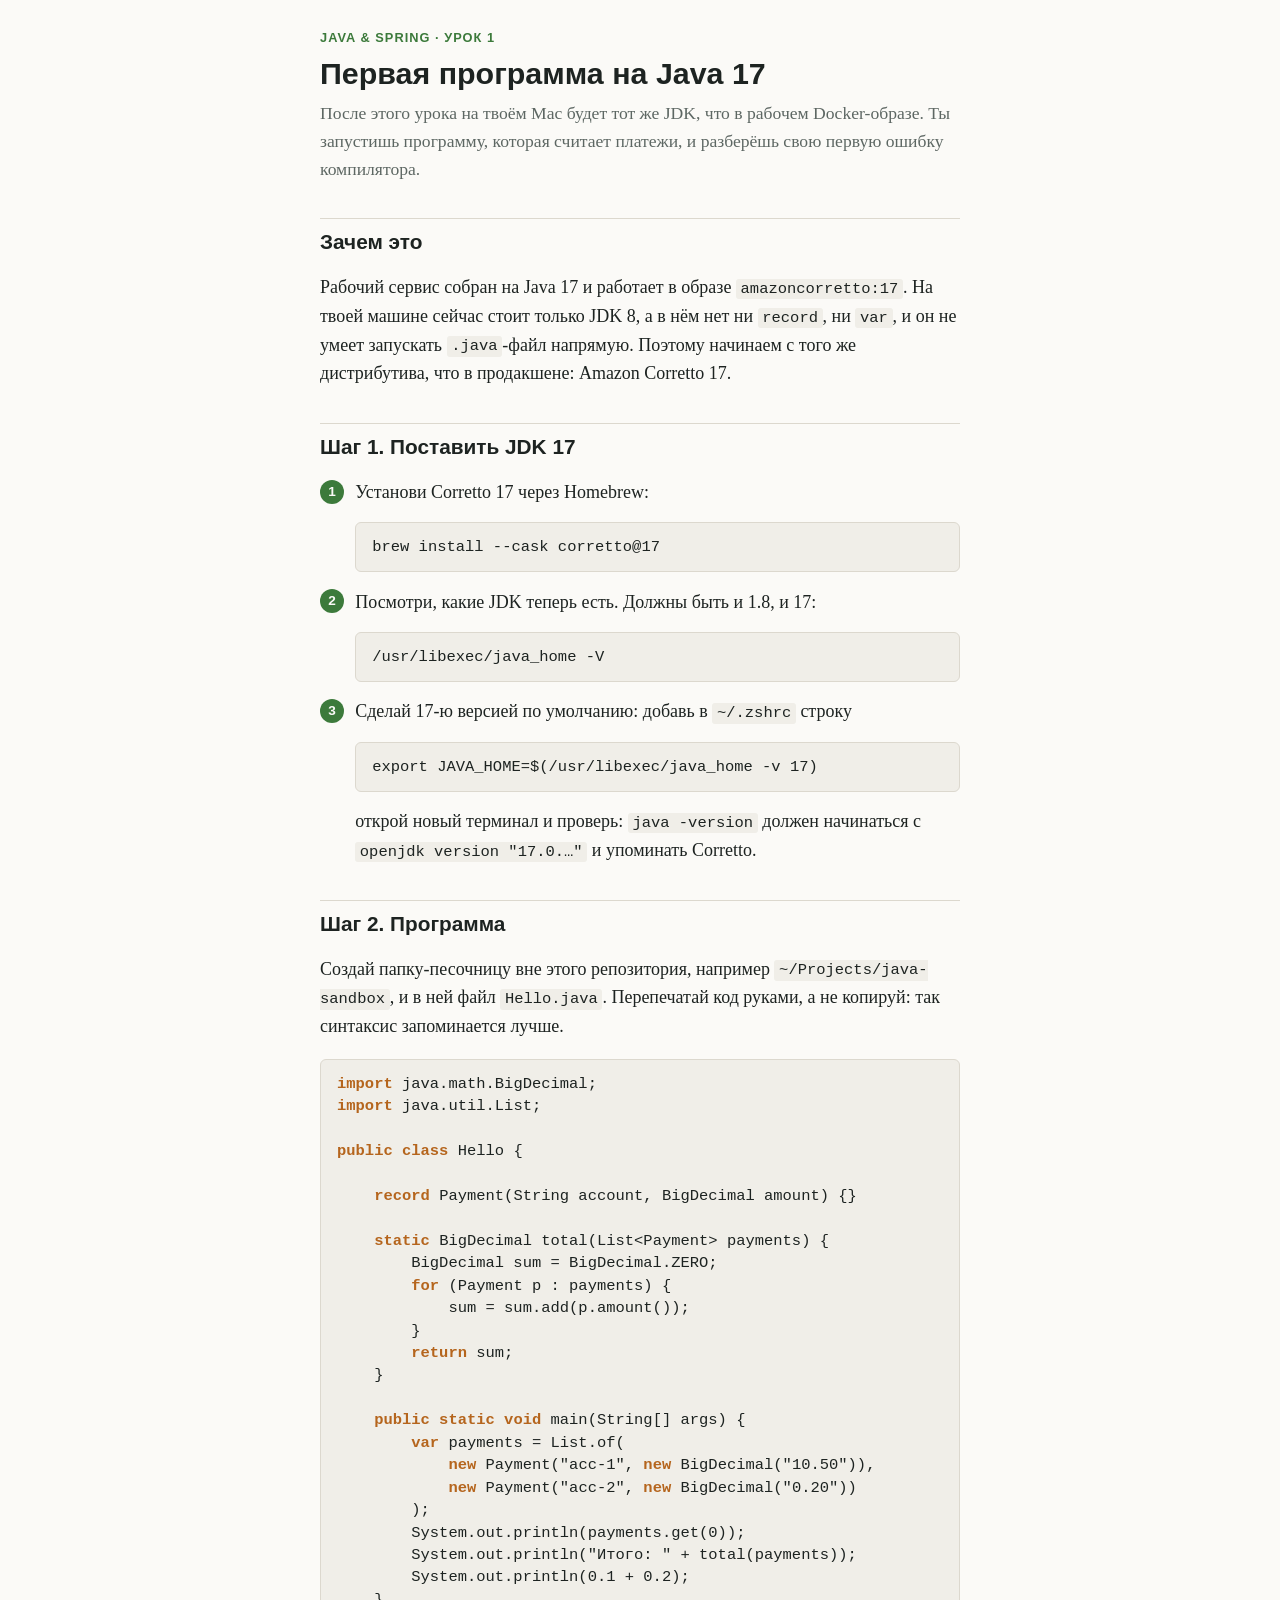
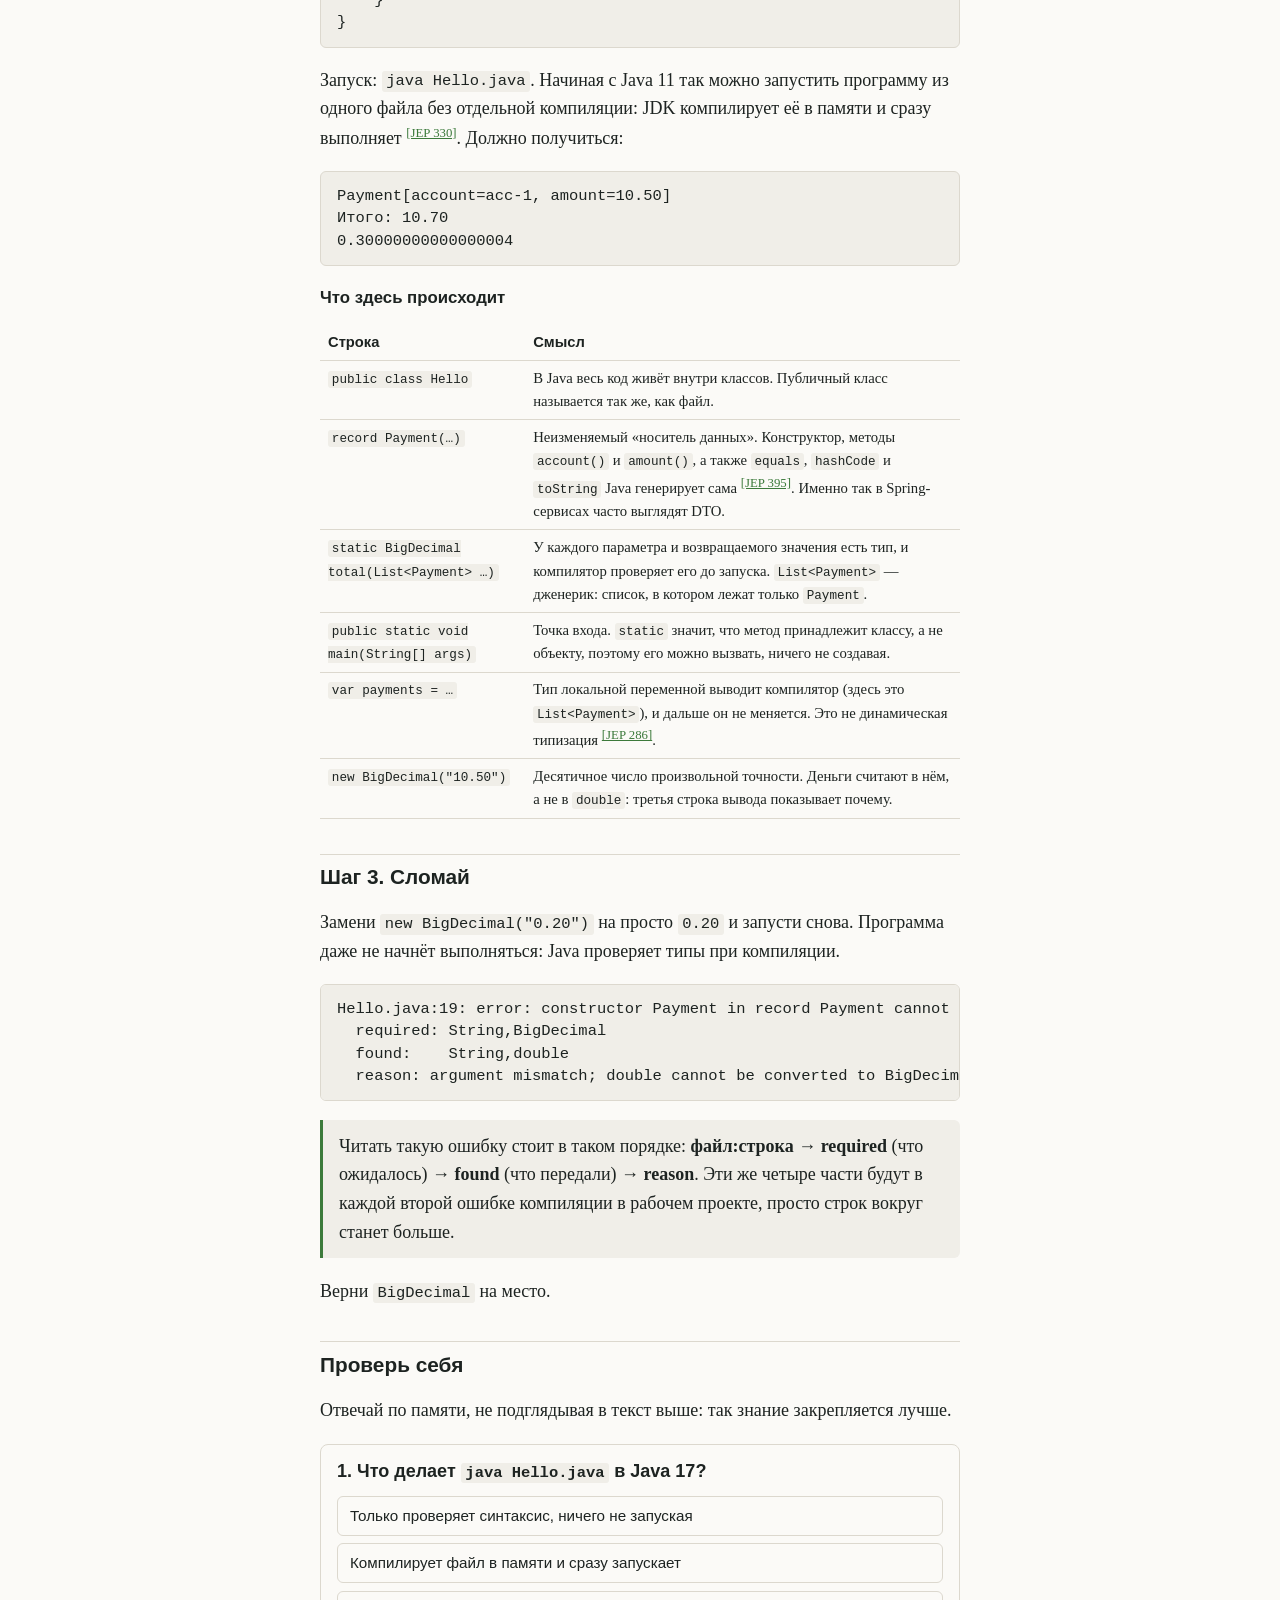
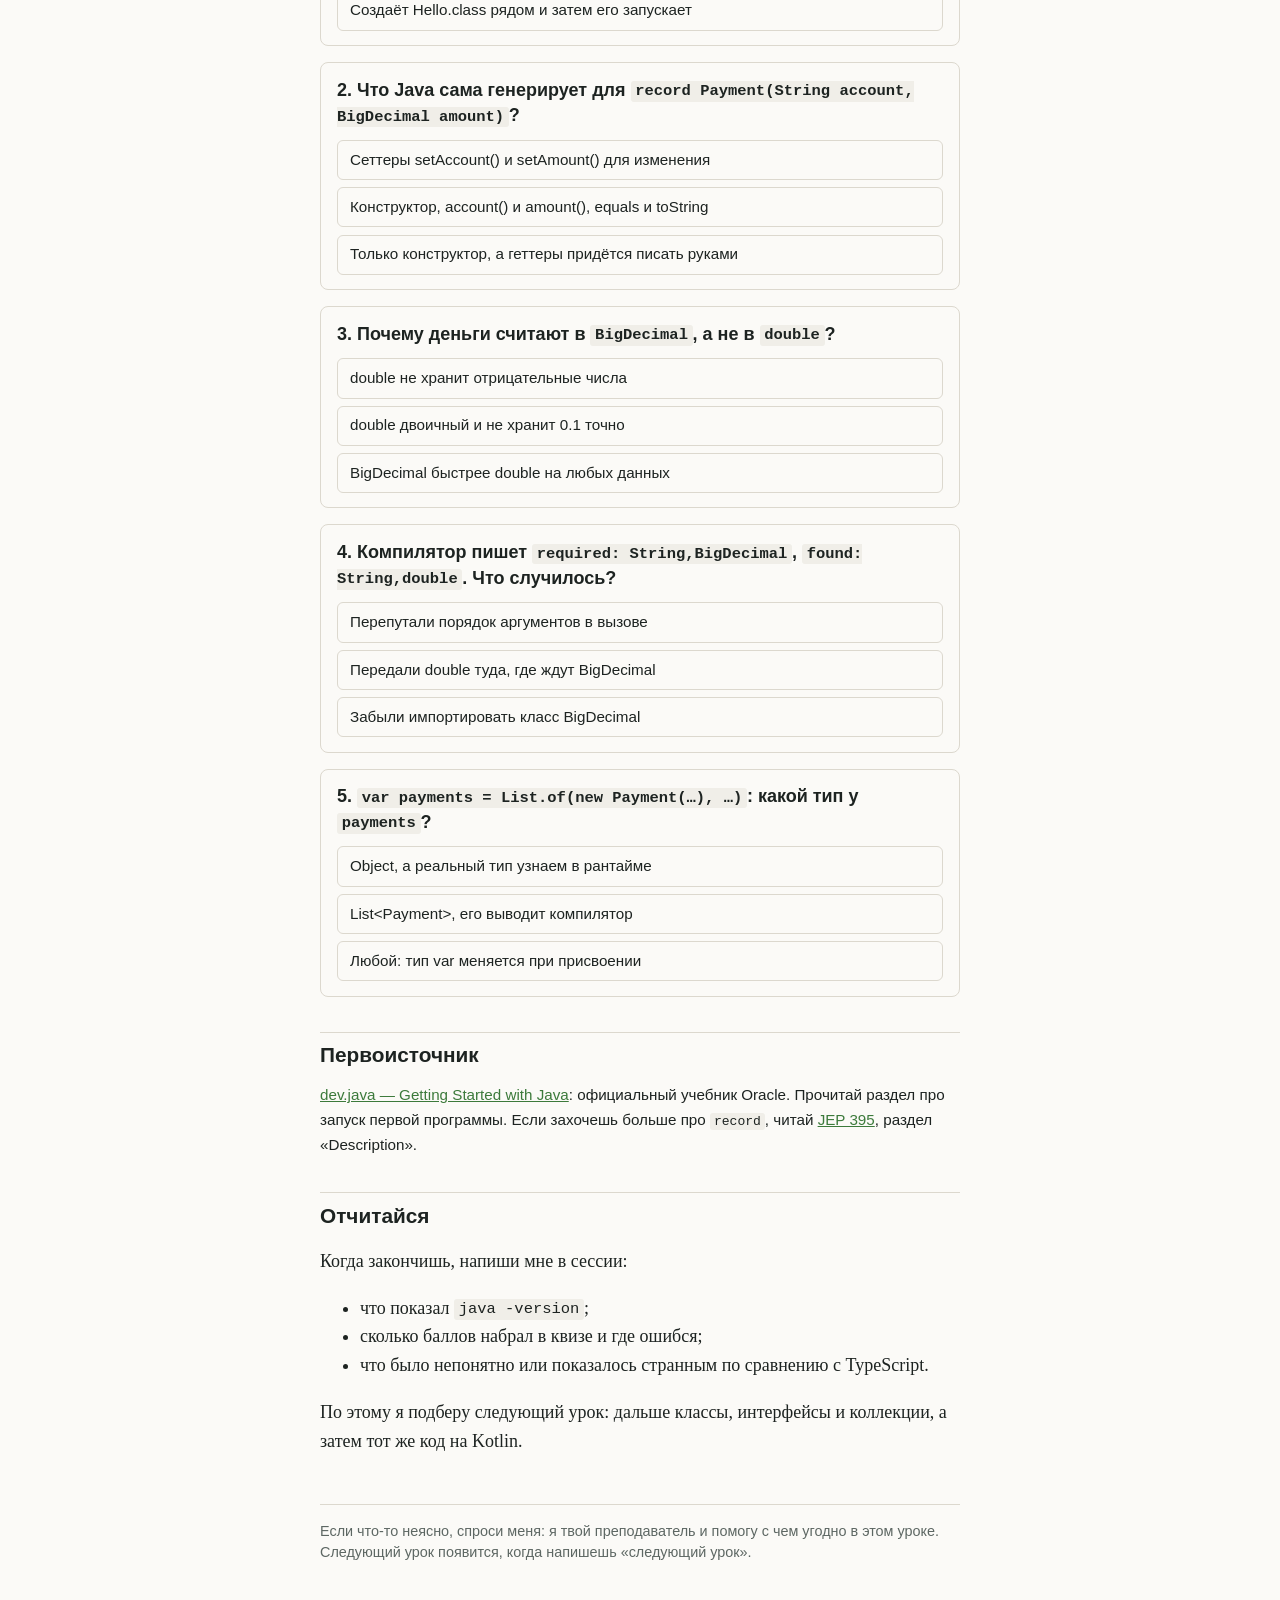
<file: java-spring/lessons/0001-first-java-program.html>
<!DOCTYPE html>
<html lang="ru"><head>
<meta charset="utf-8">
<meta name="viewport" content="width=device-width, initial-scale=1">
<title>Первая программа на Java 17 · Java &amp; Spring</title>
<link rel="stylesheet" href="../assets/spring.css">
<link rel="stylesheet" href="../../assets/teach.css">
<script src="../../assets/quiz.js"></script>
<script src="../../assets/codecopy.js"></script>
</head><body><main>

<p class="kicker">Java &amp; Spring · Урок 1</p>
<h1>Первая программа на Java 17</h1>
<p class="lede">После этого урока на твоём Mac будет тот же JDK, что в рабочем Docker-образе. Ты запустишь
программу, которая считает платежи, и разберёшь свою первую ошибку компилятора.</p>

<h2>Зачем это</h2>
<p>Рабочий сервис собран на Java 17 и работает в образе <code>amazoncorretto:17</code>. На твоей машине
сейчас стоит только JDK 8, а в нём нет ни <code>record</code>, ни <code>var</code>, и он не умеет запускать
<code>.java</code>-файл напрямую. Поэтому начинаем с того же дистрибутива, что в продакшене: Amazon Corretto 17.</p>

<h2>Шаг 1. Поставить JDK 17</h2>
<ol class="task">
<li>Установи Corretto 17 через Homebrew:
<pre>brew install --cask corretto@17</pre></li>
<li>Посмотри, какие JDK теперь есть. Должны быть и 1.8, и 17:
<pre>/usr/libexec/java_home -V</pre></li>
<li>Сделай 17-ю версией по умолчанию: добавь в <code>~/.zshrc</code> строку
<pre>export JAVA_HOME=$(/usr/libexec/java_home -v 17)</pre>
открой новый терминал и проверь: <code>java -version</code> должен начинаться с
<code>openjdk version "17.0.…"</code> и упоминать Corretto.</li>
</ol>

<h2>Шаг 2. Программа</h2>
<p>Создай папку-песочницу вне этого репозитория, например <code>~/Projects/java-sandbox</code>, и в ней файл
<code>Hello.java</code>. Перепечатай код руками, а не копируй: так синтаксис запоминается лучше.</p>
<pre><span class="k">import</span> java.math.BigDecimal;
<span class="k">import</span> java.util.List;

<span class="k">public class</span> Hello {

    <span class="k">record</span> Payment(String account, BigDecimal amount) {}

    <span class="k">static</span> BigDecimal total(List&lt;Payment&gt; payments) {
        BigDecimal sum = BigDecimal.ZERO;
        <span class="k">for</span> (Payment p : payments) {
            sum = sum.add(p.amount());
        }
        <span class="k">return</span> sum;
    }

    <span class="k">public static void</span> main(String[] args) {
        <span class="k">var</span> payments = List.of(
            <span class="k">new</span> Payment("acc-1", <span class="k">new</span> BigDecimal("10.50")),
            <span class="k">new</span> Payment("acc-2", <span class="k">new</span> BigDecimal("0.20"))
        );
        System.out.println(payments.get(0));
        System.out.println("Итого: " + total(payments));
        System.out.println(0.1 + 0.2);
    }
}</pre>
<p>Запуск: <code>java Hello.java</code>. Начиная с Java 11 так можно запустить программу из одного файла без
отдельной компиляции: JDK компилирует её в памяти и сразу выполняет
<a class="cite" href="https://openjdk.org/jeps/330">[JEP 330]</a>. Должно получиться:</p>
<pre>Payment[account=acc-1, amount=10.50]
Итого: 10.70
0.30000000000000004</pre>

<h3>Что здесь происходит</h3>
<table>
<tr><th>Строка</th><th>Смысл</th></tr>
<tr><td><code>public class Hello</code></td><td>В Java весь код живёт внутри классов. Публичный класс называется так же, как файл.</td></tr>
<tr><td><code>record Payment(…)</code></td><td>Неизменяемый «носитель данных». Конструктор, методы <code>account()</code> и <code>amount()</code>, а также <code>equals</code>, <code>hashCode</code> и <code>toString</code> Java генерирует сама <a class="cite" href="https://openjdk.org/jeps/395">[JEP 395]</a>. Именно так в Spring-сервисах часто выглядят DTO.</td></tr>
<tr><td><code>static BigDecimal total(List&lt;Payment&gt; …)</code></td><td>У каждого параметра и возвращаемого значения есть тип, и компилятор проверяет его до запуска. <code>List&lt;Payment&gt;</code> — дженерик: список, в котором лежат только <code>Payment</code>.</td></tr>
<tr><td><code>public static void main(String[] args)</code></td><td>Точка входа. <code>static</code> значит, что метод принадлежит классу, а не объекту, поэтому его можно вызвать, ничего не создавая.</td></tr>
<tr><td><code>var payments = …</code></td><td>Тип локальной переменной выводит компилятор (здесь это <code>List&lt;Payment&gt;</code>), и дальше он не меняется. Это не динамическая типизация <a class="cite" href="https://openjdk.org/jeps/286">[JEP 286]</a>.</td></tr>
<tr><td><code>new BigDecimal("10.50")</code></td><td>Десятичное число произвольной точности. Деньги считают в нём, а не в <code>double</code>: третья строка вывода показывает почему.</td></tr>
</table>

<h2>Шаг 3. Сломай</h2>
<p>Замени <code>new BigDecimal("0.20")</code> на просто <code>0.20</code> и запусти снова. Программа даже не
начнёт выполняться: Java проверяет типы при компиляции.</p>
<pre>Hello.java:19: error: constructor Payment in record Payment cannot be applied to given types;
  required: String,BigDecimal
  found:    String,double
  reason: argument mismatch; double cannot be converted to BigDecimal</pre>
<div class="callout">
<p>Читать такую ошибку стоит в таком порядке: <b>файл:строка</b> → <b>required</b> (что ожидалось) →
<b>found</b> (что передали) → <b>reason</b>. Эти же четыре части будут в каждой второй ошибке компиляции в
рабочем проекте, просто строк вокруг станет больше.</p>
</div>
<p>Верни <code>BigDecimal</code> на место.</p>

<h2>Проверь себя</h2>
<p>Отвечай по памяти, не подглядывая в текст выше: так знание закрепляется лучше.</p>
<div id="quiz"></div>
<script>
TEACH.renderQuiz("quiz", { questions: [
  { id: "q-run", q: "Что делает <code>java Hello.java</code> в Java 17?",
    options: ["Компилирует файл в памяти и сразу запускает",
              "Только проверяет синтаксис, ничего не запуская",
              "Создаёт Hello.class рядом и затем его запускает"],
    answer: 0, why: "JEP 330: исходник компилируется в память, файл <code>.class</code> на диске не появляется." },
  { id: "q-record", q: "Что Java сама генерирует для <code>record Payment(String account, BigDecimal amount)</code>?",
    options: ["Конструктор, account() и amount(), equals и toString",
              "Только конструктор, а геттеры придётся писать руками",
              "Сеттеры setAccount() и setAmount() для изменения"],
    answer: 0, why: "И ещё <code>hashCode</code>. Сеттеров нет: поля record неизменяемы." },
  { id: "q-money", q: "Почему деньги считают в <code>BigDecimal</code>, а не в <code>double</code>?",
    options: ["double двоичный и не хранит 0.1 точно",
              "BigDecimal быстрее double на любых данных",
              "double не хранит отрицательные числа"],
    answer: 0, why: "Отсюда <code>0.30000000000000004</code>. Для денег это ошибка, которую легко не заметить. <code>BigDecimal</code> медленнее, но считает точно." },
  { id: "q-error", q: "Компилятор пишет <code>required: String,BigDecimal</code>, <code>found: String,double</code>. Что случилось?",
    options: ["Передали double туда, где ждут BigDecimal",
              "Забыли импортировать класс BigDecimal",
              "Перепутали порядок аргументов в вызове"],
    answer: 0, why: "Сравни позиции: первый аргумент совпал, второй — нет." },
  { id: "q-var", q: "<code>var payments = List.of(new Payment(…), …)</code>: какой тип у <code>payments</code>?",
    options: ["List&lt;Payment&gt;, его выводит компилятор",
              "Любой: тип var меняется при присвоении",
              "Object, а реальный тип узнаем в рантайме"],
    answer: 0, why: "<code>var</code> — это вывод типа при компиляции. Положить туда потом строку не получится." }
]});
</script>

<h2>Первоисточник</h2>
<p class="source"><a href="https://dev.java/learn/getting-started/">dev.java — Getting Started with Java</a>:
официальный учебник Oracle. Прочитай раздел про запуск первой программы. Если захочешь больше про
<code>record</code>, читай <a href="https://openjdk.org/jeps/395">JEP 395</a>, раздел «Description».</p>

<h2>Отчитайся</h2>
<p>Когда закончишь, напиши мне в сессии:</p>
<ul>
<li>что показал <code>java -version</code>;</li>
<li>сколько баллов набрал в квизе и где ошибся;</li>
<li>что было непонятно или показалось странным по сравнению с TypeScript.</li>
</ul>
<p>По этому я подберу следующий урок: дальше классы, интерфейсы и коллекции, а затем тот же код на Kotlin.</p>

<footer>Если что-то неясно, спроси меня: я твой преподаватель и помогу с чем угодно в этом уроке. Следующий
урок появится, когда напишешь «следующий урок».</footer>
</main></body></html>
</file>
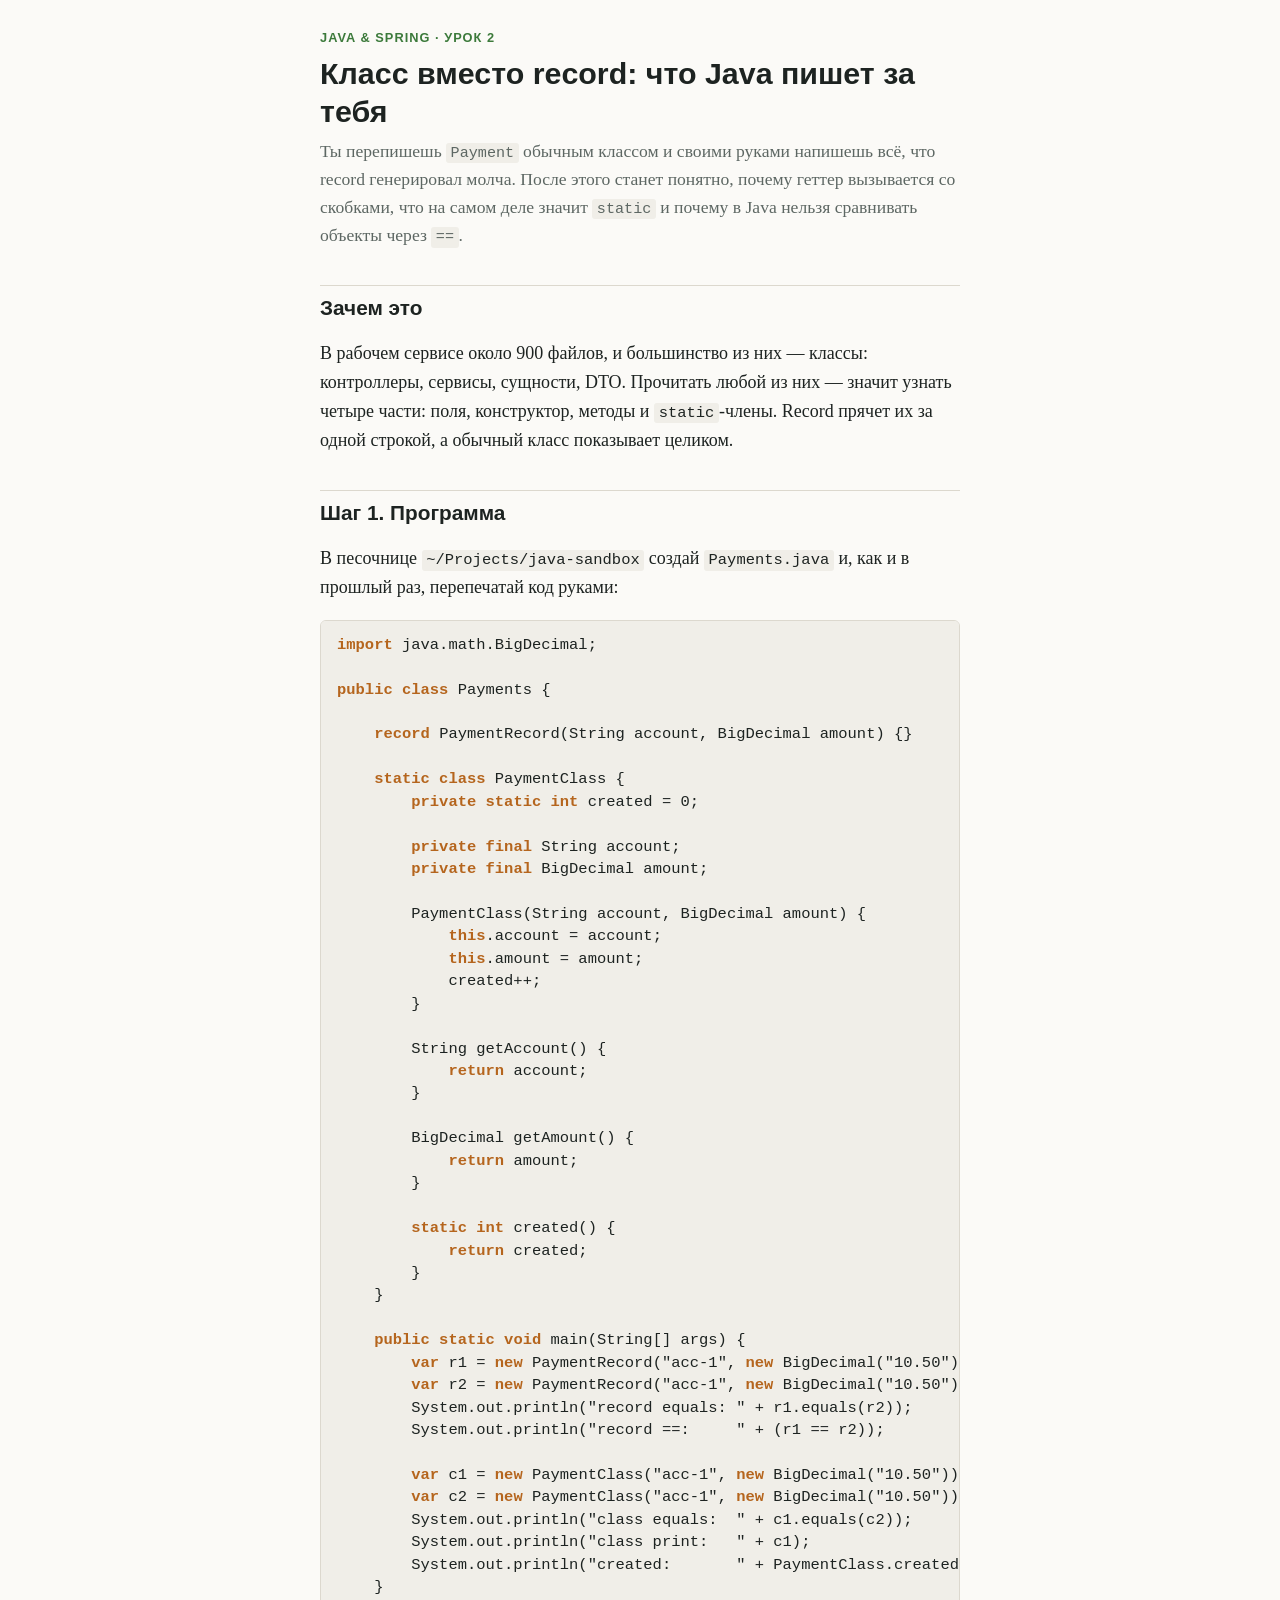
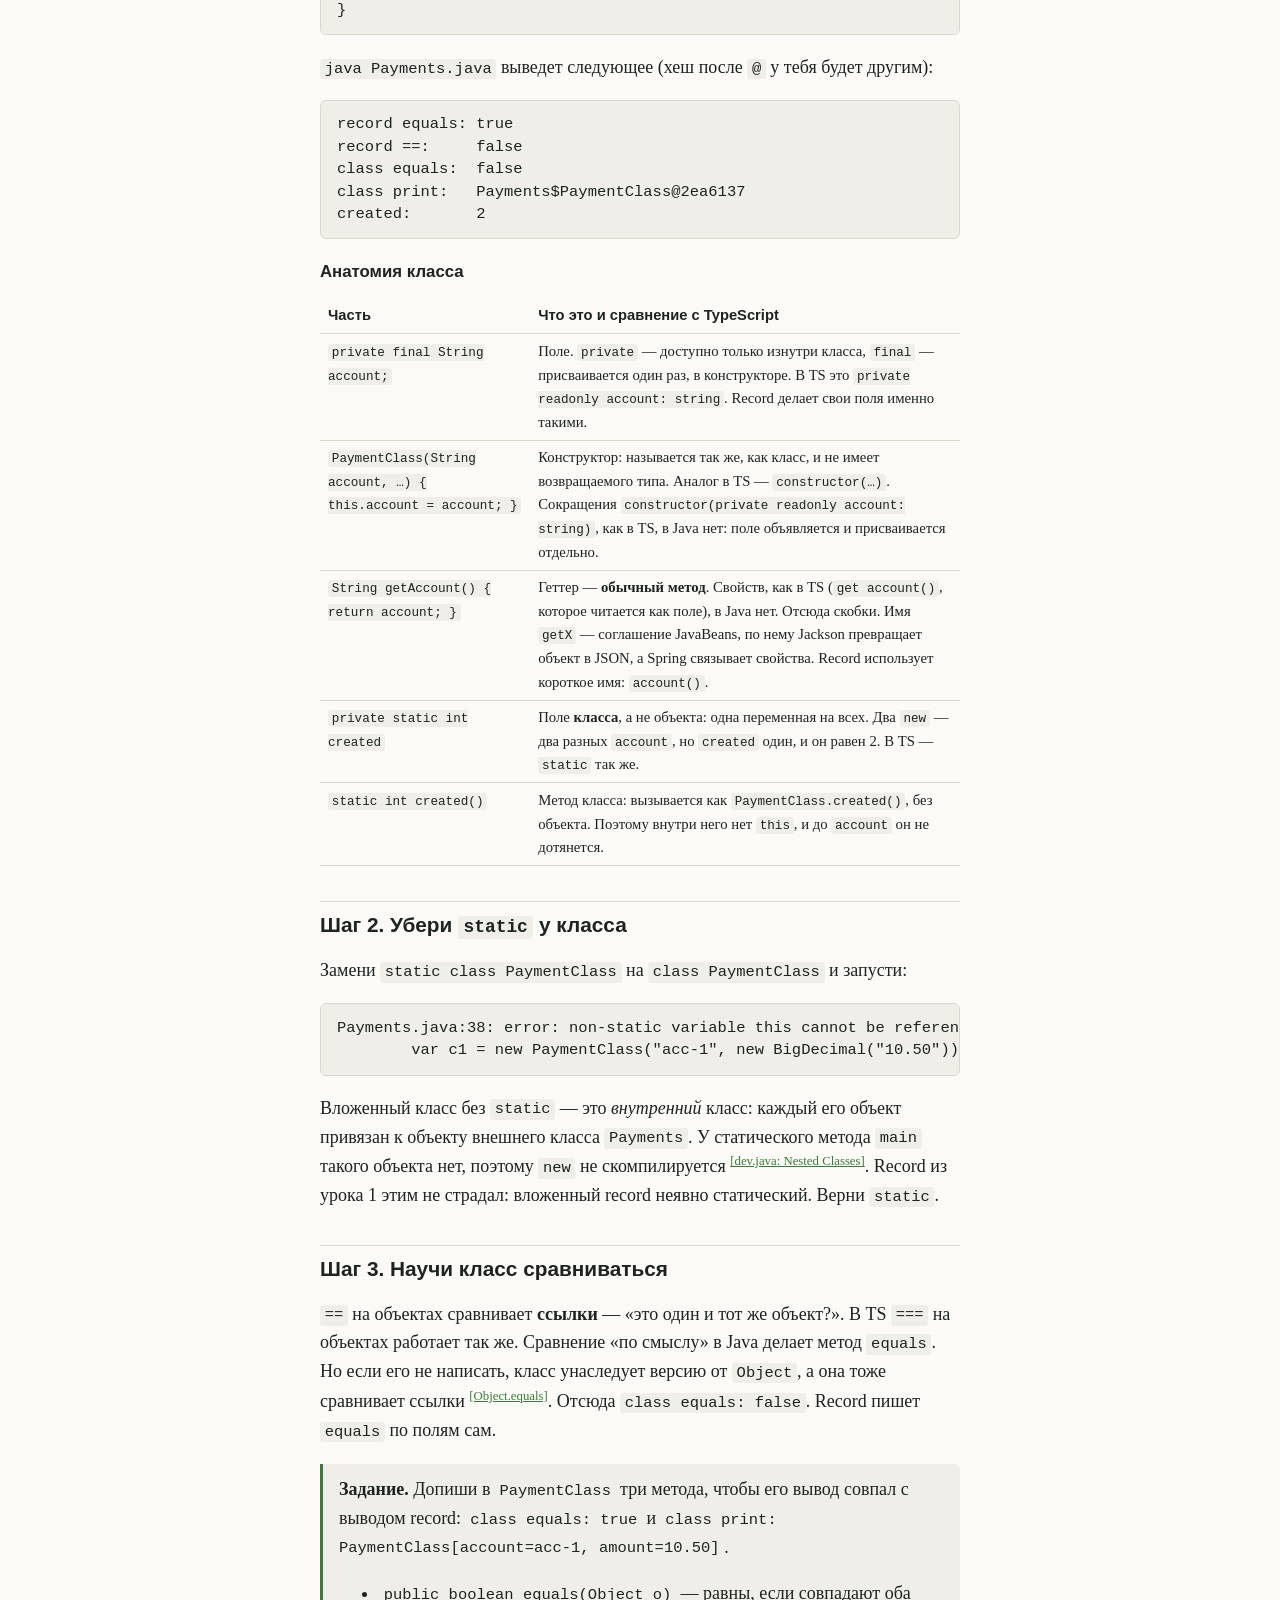
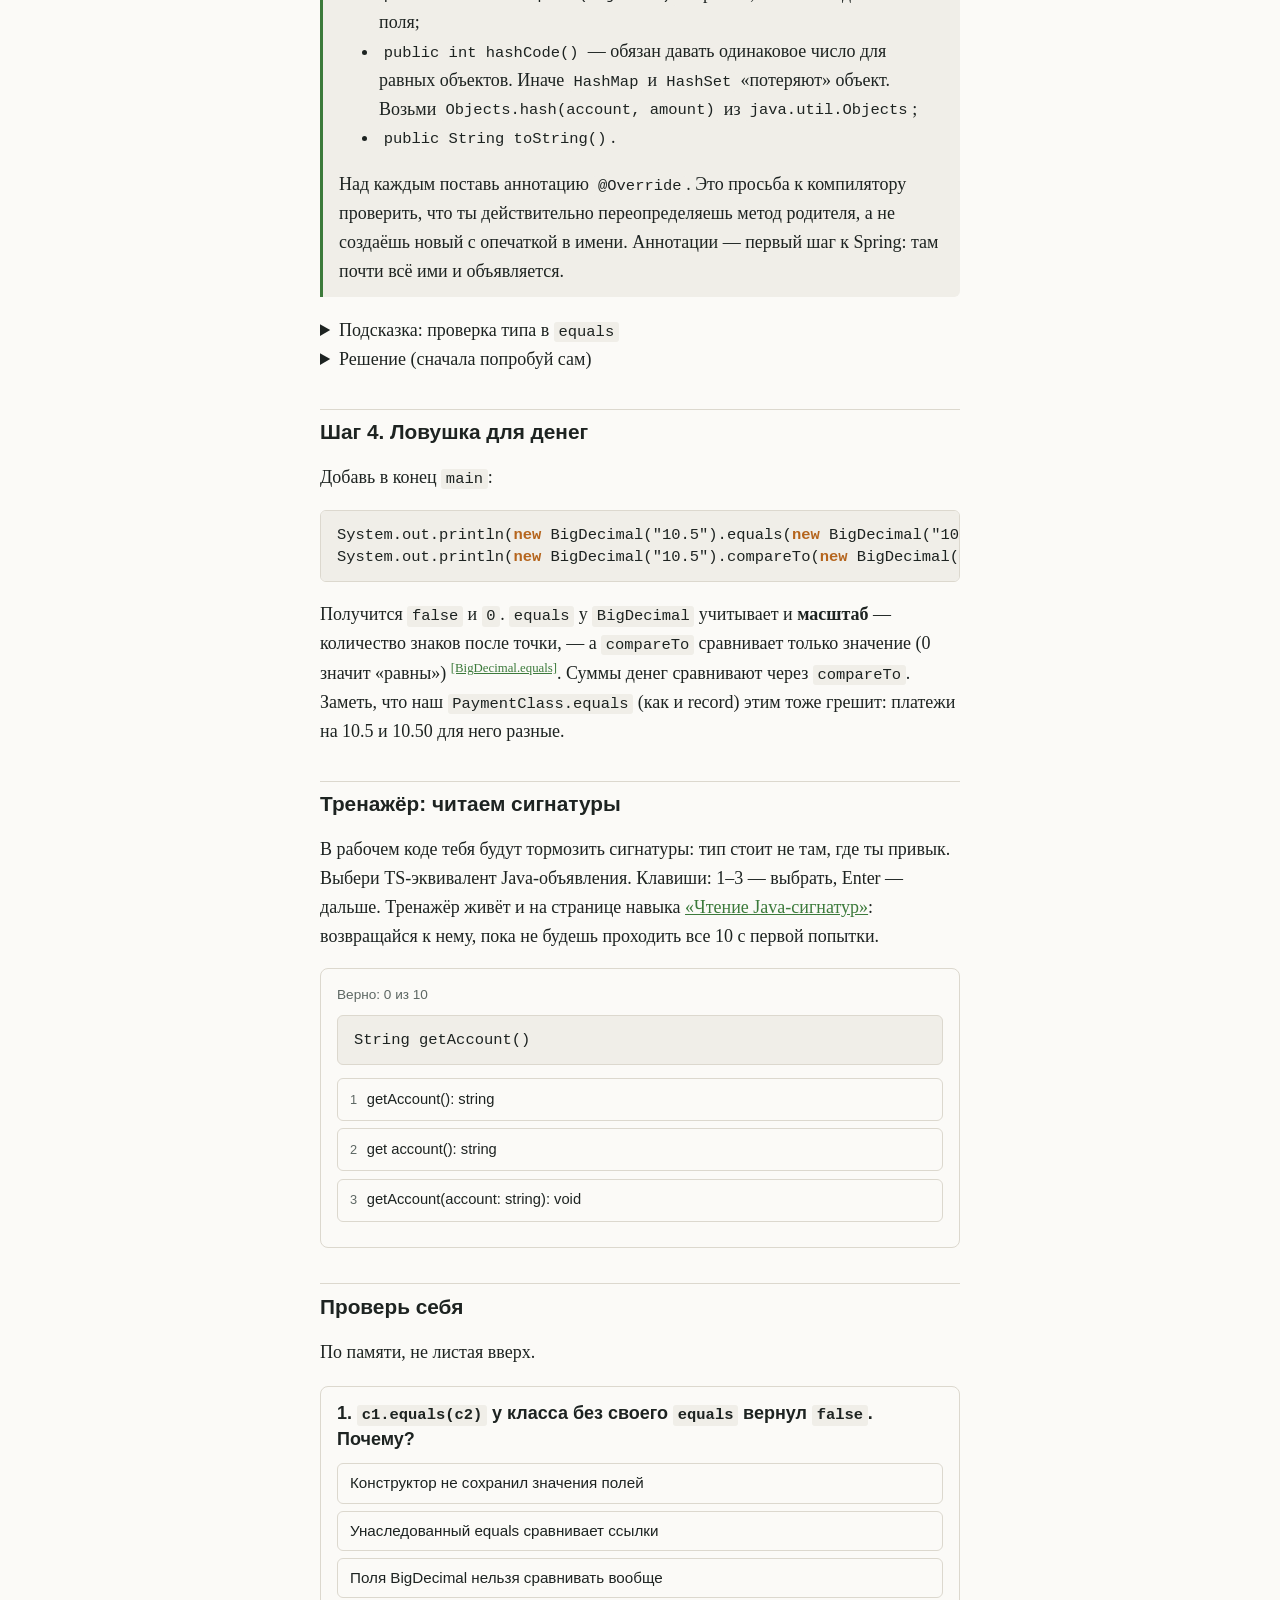
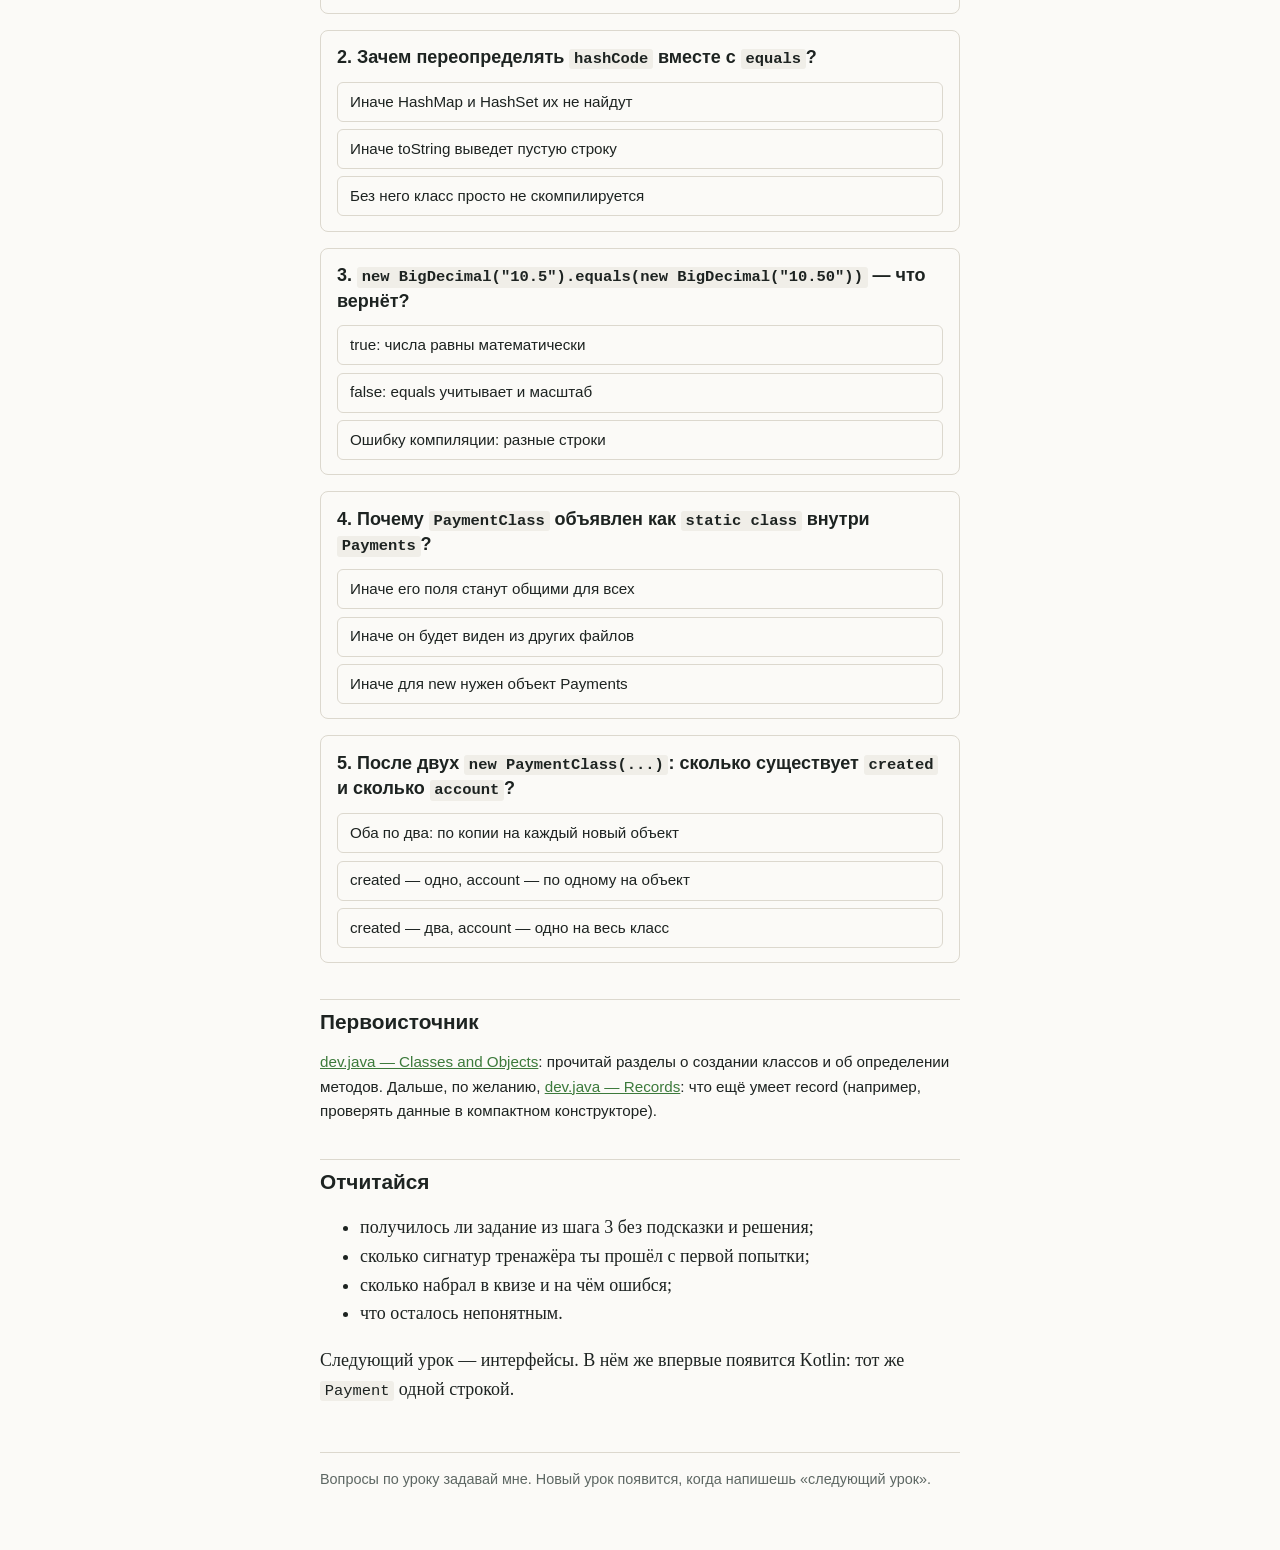
<file: java-spring/lessons/0002-class-instead-of-record.html>
<!DOCTYPE html>
<html lang="ru"><head>
<meta charset="utf-8">
<meta name="viewport" content="width=device-width, initial-scale=1">
<title>Класс вместо record: что Java пишет за тебя · Java &amp; Spring</title>
<link rel="stylesheet" href="../assets/spring.css">
<link rel="stylesheet" href="../../assets/teach.css">
<script src="../../assets/quiz.js"></script>
<script src="../../assets/drill.js"></script>
<script src="../../assets/codecopy.js"></script>
</head><body><main>

<p class="kicker">Java &amp; Spring · Урок 2</p>
<h1>Класс вместо record: что Java пишет за тебя</h1>
<p class="lede">Ты перепишешь <code>Payment</code> обычным классом и своими руками напишешь всё, что record
генерировал молча. После этого станет понятно, почему геттер вызывается со скобками, что на самом деле значит
<code>static</code> и почему в Java нельзя сравнивать объекты через <code>==</code>.</p>

<h2>Зачем это</h2>
<p>В рабочем сервисе около 900 файлов, и большинство из них — классы: контроллеры, сервисы, сущности,
DTO. Прочитать любой из них — значит узнать четыре части: поля, конструктор, методы и
<code>static</code>-члены. Record прячет их за одной строкой, а обычный класс показывает целиком.</p>

<h2>Шаг 1. Программа</h2>
<p>В песочнице <code>~/Projects/java-sandbox</code> создай <code>Payments.java</code> и, как и в прошлый раз,
перепечатай код руками:</p>
<pre><span class="k">import</span> java.math.BigDecimal;

<span class="k">public class</span> Payments {

    <span class="k">record</span> PaymentRecord(String account, BigDecimal amount) {}

    <span class="k">static class</span> PaymentClass {
        <span class="k">private static int</span> created = 0;

        <span class="k">private final</span> String account;
        <span class="k">private final</span> BigDecimal amount;

        PaymentClass(String account, BigDecimal amount) {
            <span class="k">this</span>.account = account;
            <span class="k">this</span>.amount = amount;
            created++;
        }

        String getAccount() {
            <span class="k">return</span> account;
        }

        BigDecimal getAmount() {
            <span class="k">return</span> amount;
        }

        <span class="k">static int</span> created() {
            <span class="k">return</span> created;
        }
    }

    <span class="k">public static void</span> main(String[] args) {
        <span class="k">var</span> r1 = <span class="k">new</span> PaymentRecord("acc-1", <span class="k">new</span> BigDecimal("10.50"));
        <span class="k">var</span> r2 = <span class="k">new</span> PaymentRecord("acc-1", <span class="k">new</span> BigDecimal("10.50"));
        System.out.println("record equals: " + r1.equals(r2));
        System.out.println("record ==:     " + (r1 == r2));

        <span class="k">var</span> c1 = <span class="k">new</span> PaymentClass("acc-1", <span class="k">new</span> BigDecimal("10.50"));
        <span class="k">var</span> c2 = <span class="k">new</span> PaymentClass("acc-1", <span class="k">new</span> BigDecimal("10.50"));
        System.out.println("class equals:  " + c1.equals(c2));
        System.out.println("class print:   " + c1);
        System.out.println("created:       " + PaymentClass.created());
    }
}</pre>
<p><code>java Payments.java</code> выведет следующее (хеш после <code>@</code> у тебя будет другим):</p>
<pre>record equals: true
record ==:     false
class equals:  false
class print:   Payments$PaymentClass@2ea6137
created:       2</pre>

<h3>Анатомия класса</h3>
<table>
<tr><th>Часть</th><th>Что это и сравнение с TypeScript</th></tr>
<tr><td><code>private final String account;</code></td><td>Поле. <code>private</code> — доступно только изнутри класса,
<code>final</code> — присваивается один раз, в конструкторе. В TS это <code>private readonly account: string</code>. Record
делает свои поля именно такими.</td></tr>
<tr><td><code>PaymentClass(String account, …) { this.account = account; }</code></td><td>Конструктор: называется
так же, как класс, и не имеет возвращаемого типа. Аналог в TS — <code>constructor(…)</code>. Сокращения
<code>constructor(private readonly account: string)</code>, как в TS, в Java нет: поле объявляется и присваивается отдельно.</td></tr>
<tr><td><code>String getAccount() { return account; }</code></td><td>Геттер — <b>обычный метод</b>. Свойств, как в TS
(<code>get account()</code>, которое читается как поле), в Java нет. Отсюда скобки. Имя <code>getX</code> — соглашение JavaBeans,
по нему Jackson превращает объект в JSON, а Spring связывает свойства. Record использует короткое имя: <code>account()</code>.</td></tr>
<tr><td><code>private static int created</code></td><td>Поле <b>класса</b>, а не объекта: одна переменная на всех. Два
<code>new</code> — два разных <code>account</code>, но <code>created</code> один, и он равен 2. В TS — <code>static</code> так же.</td></tr>
<tr><td><code>static int created()</code></td><td>Метод класса: вызывается как <code>PaymentClass.created()</code>, без объекта.
Поэтому внутри него нет <code>this</code>, и до <code>account</code> он не дотянется.</td></tr>
</table>

<h2>Шаг 2. Убери <code>static</code> у класса</h2>
<p>Замени <code>static class PaymentClass</code> на <code>class PaymentClass</code> и запусти:</p>
<pre>Payments.java:38: error: non-static variable this cannot be referenced from a static context
        var c1 = new PaymentClass("acc-1", new BigDecimal("10.50"));</pre>
<p>Вложенный класс без <code>static</code> — это <em>внутренний</em> класс: каждый его объект привязан к объекту
внешнего класса <code>Payments</code>. У статического метода <code>main</code> такого объекта нет, поэтому
<code>new</code> не скомпилируется <a class="cite" href="https://dev.java/learn/classes-objects/nested-classes/">[dev.java: Nested Classes]</a>.
Record из урока 1 этим не страдал: вложенный record неявно статический. Верни <code>static</code>.</p>

<h2>Шаг 3. Научи класс сравниваться</h2>
<p><code>==</code> на объектах сравнивает <b>ссылки</b> — «это один и тот же объект?». В TS
<code>===</code> на объектах работает так же. Сравнение «по смыслу» в Java делает метод <code>equals</code>. Но
если его не написать, класс унаследует версию от <code>Object</code>, а она тоже сравнивает ссылки
<a class="cite" href="https://docs.oracle.com/en/java/javase/17/docs/api/java.base/java/lang/Object.html#equals(java.lang.Object)">[Object.equals]</a>.
Отсюда <code>class equals: false</code>. Record пишет <code>equals</code> по полям сам.</p>
<div class="callout">
<p><b>Задание.</b> Допиши в <code>PaymentClass</code> три метода, чтобы его вывод совпал с выводом record:
<code>class equals: true</code> и <code>class print: PaymentClass[account=acc-1, amount=10.50]</code>.</p>
<ul>
<li><code>public boolean equals(Object o)</code> — равны, если совпадают оба поля;</li>
<li><code>public int hashCode()</code> — обязан давать одинаковое число для равных объектов. Иначе
<code>HashMap</code> и <code>HashSet</code> «потеряют» объект. Возьми <code>Objects.hash(account, amount)</code> из <code>java.util.Objects</code>;</li>
<li><code>public String toString()</code>.</li>
</ul>
<p>Над каждым поставь аннотацию <code>@Override</code>. Это просьба к компилятору проверить, что ты действительно
переопределяешь метод родителя, а не создаёшь новый с опечаткой в имени. Аннотации — первый шаг к Spring:
там почти всё ими и объявляется.</p>
</div>
<details>
<summary>Подсказка: проверка типа в <code>equals</code></summary>
<p><code>if (!(o instanceof PaymentClass other)) return false;</code> проверяет тип и сразу заводит переменную
<code>other</code> нужного типа <a class="cite" href="https://openjdk.org/jeps/394">[JEP 394]</a>. Похоже на type guard в TS.</p>
</details>
<details>
<summary>Решение (сначала попробуй сам)</summary>
<pre><span class="k">import</span> java.util.Objects;   <span class="c">// в начало файла</span>

        <span class="k">@Override</span>
        <span class="k">public boolean</span> equals(Object o) {
            <span class="k">if</span> (<span class="k">this</span> == o) <span class="k">return true</span>;
            <span class="k">if</span> (!(o <span class="k">instanceof</span> PaymentClass other)) <span class="k">return false</span>;
            <span class="k">return</span> account.equals(other.account) &amp;&amp; amount.equals(other.amount);
        }

        <span class="k">@Override</span>
        <span class="k">public int</span> hashCode() {
            <span class="k">return</span> Objects.hash(account, amount);
        }

        <span class="k">@Override</span>
        <span class="k">public</span> String toString() {
            <span class="k">return</span> "PaymentClass[account=" + account + ", amount=" + amount + "]";
        }</pre>
<p>Около 20 строк на то, что record даёт одной строкой. Именно поэтому в Kotlin есть
<code>data class</code>, а в Java-проектах часто используют Lombok. Обоим будет свой урок.</p>
</details>

<h2>Шаг 4. Ловушка для денег</h2>
<p>Добавь в конец <code>main</code>:</p>
<pre>System.out.println(<span class="k">new</span> BigDecimal("10.5").equals(<span class="k">new</span> BigDecimal("10.50")));
System.out.println(<span class="k">new</span> BigDecimal("10.5").compareTo(<span class="k">new</span> BigDecimal("10.50")));</pre>
<p>Получится <code>false</code> и <code>0</code>. <code>equals</code> у <code>BigDecimal</code> учитывает и
<b>масштаб</b> — количество знаков после точки, — а <code>compareTo</code> сравнивает только значение (0 значит
«равны») <a class="cite" href="https://docs.oracle.com/en/java/javase/17/docs/api/java.base/java/math/BigDecimal.html#equals(java.lang.Object)">[BigDecimal.equals]</a>.
Суммы денег сравнивают через <code>compareTo</code>. Заметь, что наш <code>PaymentClass.equals</code> (как и
record) этим тоже грешит: платежи на 10.5 и 10.50 для него разные.</p>

<h2>Тренажёр: читаем сигнатуры</h2>
<p>В рабочем коде тебя будут тормозить сигнатуры: тип стоит не там, где ты привык. Выбери TS-эквивалент Java-объявления.
Клавиши: 1–3 — выбрать, Enter — дальше. Тренажёр живёт и на странице навыка
<a href="../tools/0001-reading-java-signatures.html">«Чтение Java-сигнатур»</a>: возвращайся к нему, пока не будешь
проходить все 10 с первой попытки.</p>
<div id="drill"></div>
<script>
  TEACH.runDrill(document.getElementById("drill"), {
    items: [
      { id: "sig-total", prompt: "<pre>static BigDecimal total(List&lt;Payment&gt; payments)</pre>",
        options: ["static total(payments: Payment[]): BigDecimal",
                  "static total(payments: BigDecimal[]): Payment",
                  "static total(payments: Payment): BigDecimal[]"],
        answer: 0, why: "Тип перед именем — это тип результата; в скобках тип стоит перед именем параметра." },
      { id: "sig-getter", prompt: "<pre>String getAccount()</pre>",
        options: ["getAccount(): string",
                  "get account(): string",
                  "getAccount(account: string): void"],
        answer: 0, why: "В Java геттер — обычный метод, а не TS-аксессор <code>get</code>." },
      { id: "sig-void", prompt: "<pre>void log(String message)</pre>",
        options: ["log(message: string): void",
                  "log(): string",
                  "log(message: void): string"],
        answer: 0, why: "<code>void</code> — тип результата: метод ничего не возвращает." },
      { id: "sig-field", prompt: "<pre>private final BigDecimal amount;</pre>",
        options: ["private readonly amount: BigDecimal;",
                  "private static amount: BigDecimal;",
                  "public amount?: BigDecimal;"],
        answer: 0, why: "<code>final</code> у поля ≈ <code>readonly</code>: присваивается один раз." },
      { id: "sig-const", prompt: "<pre>public static final int MAX_ITEMS = 50;</pre>",
        options: ["static readonly MAX_ITEMS: number = 50;",
                  "readonly MAX_ITEMS: number = 50;",
                  "static MAX_ITEMS: number = 50;"],
        answer: 0, why: "<code>static</code> — одно на класс, <code>final</code> — не меняется. Так в Java пишут константы." },
      { id: "sig-bool", prompt: "<pre>boolean isEmpty()</pre>",
        options: ["isEmpty(): boolean",
                  "isEmpty: boolean",
                  "isEmpty(value: boolean): void"],
        answer: 0, why: "Скобки — значит метод. Для <code>boolean</code> геттеры по соглашению начинаются с <code>is</code>." },
      { id: "sig-list", prompt: "<pre>List&lt;String&gt; names(Payment payment)</pre>",
        options: ["names(payment: Payment): string[]",
                  "names(payment: string[]): Payment",
                  "names(): Payment[]"],
        answer: 0, why: "<code>List&lt;String&gt;</code> перед именем — это результат; параметр — <code>Payment</code>." },
      { id: "sig-map", prompt: "<pre>Map&lt;String, BigDecimal&gt; totalsByAccount()</pre>",
        options: ["totalsByAccount(): Map&lt;string, BigDecimal&gt;",
                  "totalsByAccount(): Map&lt;BigDecimal, string&gt;",
                  "totalsByAccount(map: Map&lt;string, BigDecimal&gt;): void"],
        answer: 0, why: "Порядок дженерик-параметров тот же: сначала ключ, потом значение." },
      { id: "sig-static-method", prompt: "<pre>static int created()</pre>",
        options: ["static created(): number",
                  "created(): number",
                  "static created: number"],
        answer: 0, why: "<code>static</code> — метод класса, скобки — это метод, а не поле." },
      { id: "sig-ctor", prompt: "<pre>PaymentClass(String account, BigDecimal amount)</pre>",
        options: ["constructor(account: string, amount: BigDecimal)",
                  "PaymentClass(account: string, amount: BigDecimal): void",
                  "static create(account: string): PaymentClass"],
        answer: 0, why: "Метод с именем класса и без типа результата — это конструктор." }
    ]
  });
</script>

<h2>Проверь себя</h2>
<p>По памяти, не листая вверх.</p>
<div id="quiz"></div>
<script>
TEACH.renderQuiz("quiz", { questions: [
  { id: "q-equals", q: "<code>c1.equals(c2)</code> у класса без своего <code>equals</code> вернул <code>false</code>. Почему?",
    options: ["Унаследованный equals сравнивает ссылки",
              "Поля BigDecimal нельзя сравнивать вообще",
              "Конструктор не сохранил значения полей"],
    answer: 0, why: "<code>Object.equals</code> — это <code>this == o</code>. Сравнение по полям надо написать (или взять record)." },
  { id: "q-hash", q: "Зачем переопределять <code>hashCode</code> вместе с <code>equals</code>?",
    options: ["Иначе HashMap и HashSet их не найдут",
              "Без него класс просто не скомпилируется",
              "Иначе toString выведет пустую строку"],
    answer: 0, why: "Хеш-коллекции сначала ищут по <code>hashCode</code>, и только потом сверяют <code>equals</code>." },
  { id: "q-scale", q: "<code>new BigDecimal(\"10.5\").equals(new BigDecimal(\"10.50\"))</code> — что вернёт?",
    options: ["false: equals учитывает и масштаб",
              "true: числа равны математически",
              "Ошибку компиляции: разные строки"],
    answer: 0, why: "Для сравнения значений — <code>compareTo(...) == 0</code>." },
  { id: "q-nested", q: "Почему <code>PaymentClass</code> объявлен как <code>static class</code> внутри <code>Payments</code>?",
    options: ["Иначе для new нужен объект Payments",
              "Иначе его поля станут общими для всех",
              "Иначе он будет виден из других файлов"],
    answer: 0, why: "Внутренний (не static) класс привязан к объекту внешнего, а в <code>main</code> его нет." },
  { id: "q-static", q: "После двух <code>new PaymentClass(...)</code>: сколько существует <code>created</code> и сколько <code>account</code>?",
    options: ["created — одно, account — по одному на объект",
              "created — два, account — одно на весь класс",
              "Оба по два: по копии на каждый новый объект"],
    answer: 0, why: "<code>static</code> — поле класса, остальные поля — у каждого объекта свои." }
]});
</script>

<h2>Первоисточник</h2>
<p class="source"><a href="https://dev.java/learn/classes-objects/">dev.java — Classes and Objects</a>: прочитай
разделы о создании классов и об определении методов. Дальше, по желанию, <a href="https://dev.java/learn/records/">dev.java — Records</a>:
что ещё умеет record (например, проверять данные в компактном конструкторе).</p>

<h2>Отчитайся</h2>
<ul>
<li>получилось ли задание из шага 3 без подсказки и решения;</li>
<li>сколько сигнатур тренажёра ты прошёл с первой попытки;</li>
<li>сколько набрал в квизе и на чём ошибся;</li>
<li>что осталось непонятным.</li>
</ul>
<p>Следующий урок — интерфейсы. В нём же впервые появится Kotlin: тот же <code>Payment</code> одной строкой.</p>

<footer>Вопросы по уроку задавай мне. Новый урок появится, когда напишешь «следующий урок».</footer>
</main></body></html>
</file>
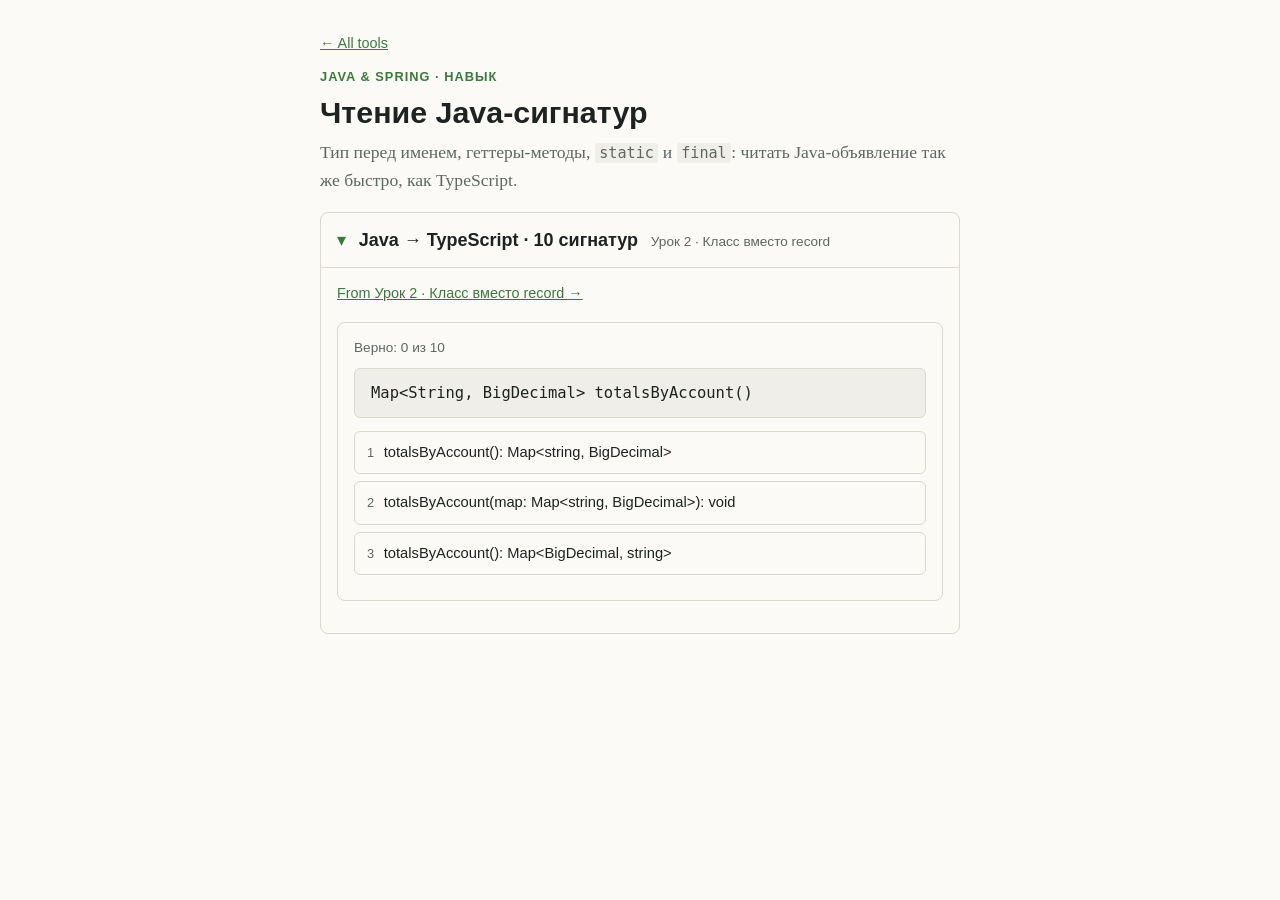
<file: java-spring/tools/0001-reading-java-signatures.html>
<!DOCTYPE html>
<html lang="ru"><head>
<meta charset="utf-8">
<meta name="viewport" content="width=device-width, initial-scale=1">
<title>Чтение Java-сигнатур · Java &amp; Spring</title>
<link rel="stylesheet" href="../assets/spring.css">
<link rel="stylesheet" href="../../assets/teach.css">
<script src="../../assets/drill.js"></script>
<script src="../../assets/toolpage.js"></script>
</head><body><main>
<nav class="t-back" hidden><a href="../index.html#tools">← All tools</a></nav>
<p class="kicker">Java &amp; Spring · навык</p>
<h1>Чтение Java-сигнатур</h1>
<p class="lede">Тип перед именем, геттеры-методы, <code>static</code> и <code>final</code>: читать Java-объявление так же быстро,
как TypeScript.</p>
<div id="trainers"></div>
<script>
  // Newest lesson first; within a lesson, the lesson's own order.
  TEACH.trainer("trainers", {
    id: "l02-java-to-ts",   // public deep link: never rename
    title: "Java → TypeScript · 10 сигнатур",
    origin: { label: "Урок 2 · Класс вместо record", href: "../lessons/0002-class-instead-of-record.html" },
    mount: function (stage) {
      return TEACH.runDrill(stage, {
      items: [
        { id: "sig-total", prompt: "<pre>static BigDecimal total(List&lt;Payment&gt; payments)</pre>",
          options: ["static total(payments: Payment[]): BigDecimal",
                    "static total(payments: BigDecimal[]): Payment",
                    "static total(payments: Payment): BigDecimal[]"],
          answer: 0, why: "Тип перед именем — это тип результата; в скобках тип стоит перед именем параметра." },
        { id: "sig-getter", prompt: "<pre>String getAccount()</pre>",
          options: ["getAccount(): string",
                    "get account(): string",
                    "getAccount(account: string): void"],
          answer: 0, why: "В Java геттер — обычный метод, а не TS-аксессор <code>get</code>." },
        { id: "sig-void", prompt: "<pre>void log(String message)</pre>",
          options: ["log(message: string): void",
                    "log(): string",
                    "log(message: void): string"],
          answer: 0, why: "<code>void</code> — тип результата: метод ничего не возвращает." },
        { id: "sig-field", prompt: "<pre>private final BigDecimal amount;</pre>",
          options: ["private readonly amount: BigDecimal;",
                    "private static amount: BigDecimal;",
                    "public amount?: BigDecimal;"],
          answer: 0, why: "<code>final</code> у поля ≈ <code>readonly</code>: присваивается один раз." },
        { id: "sig-const", prompt: "<pre>public static final int MAX_ITEMS = 50;</pre>",
          options: ["static readonly MAX_ITEMS: number = 50;",
                    "readonly MAX_ITEMS: number = 50;",
                    "static MAX_ITEMS: number = 50;"],
          answer: 0, why: "<code>static</code> — одно на класс, <code>final</code> — не меняется. Так в Java пишут константы." },
        { id: "sig-bool", prompt: "<pre>boolean isEmpty()</pre>",
          options: ["isEmpty(): boolean",
                    "isEmpty: boolean",
                    "isEmpty(value: boolean): void"],
          answer: 0, why: "Скобки — значит метод. Для <code>boolean</code> геттеры по соглашению начинаются с <code>is</code>." },
        { id: "sig-list", prompt: "<pre>List&lt;String&gt; names(Payment payment)</pre>",
          options: ["names(payment: Payment): string[]",
                    "names(payment: string[]): Payment",
                    "names(): Payment[]"],
          answer: 0, why: "<code>List&lt;String&gt;</code> перед именем — это результат; параметр — <code>Payment</code>." },
        { id: "sig-map", prompt: "<pre>Map&lt;String, BigDecimal&gt; totalsByAccount()</pre>",
          options: ["totalsByAccount(): Map&lt;string, BigDecimal&gt;",
                    "totalsByAccount(): Map&lt;BigDecimal, string&gt;",
                    "totalsByAccount(map: Map&lt;string, BigDecimal&gt;): void"],
          answer: 0, why: "Порядок дженерик-параметров тот же: сначала ключ, потом значение." },
        { id: "sig-static-method", prompt: "<pre>static int created()</pre>",
          options: ["static created(): number",
                    "created(): number",
                    "static created: number"],
          answer: 0, why: "<code>static</code> — метод класса, скобки — это метод, а не поле." },
        { id: "sig-ctor", prompt: "<pre>PaymentClass(String account, BigDecimal amount)</pre>",
          options: ["constructor(account: string, amount: BigDecimal)",
                    "PaymentClass(account: string, amount: BigDecimal): void",
                    "static create(account: string): PaymentClass"],
          answer: 0, why: "Метод с именем класса и без типа результата — это конструктор." }
      ]
    });
    }
  });
</script>
</main></body></html>
</file>
<file: java-spring/assets/spring.css>
/* spring.css — the java-spring subject stylesheet. Every lesson, reference
   card and tool links it first; it defines the tokens teach.css colours with. */
:root {
  --ink: #1d2321;
  --muted: #5d6763;
  --bg: #fbfaf7;
  --bg-sunk: #f0eee8;
  --rule: #dcd8ce;
  --accent: #3c7a3b;      /* spring green */
  --accent-2: #b5651d;    /* java coffee */
  --good: #2f7d32;
  --bad: #b3261e;
  --sans: -apple-system, BlinkMacSystemFont, "Segoe UI", Roboto, "Helvetica Neue", Arial, sans-serif;
  --serif: "Iowan Old Style", "Palatino Linotype", Palatino, Georgia, serif;
  --mono: ui-monospace, "SF Mono", Menlo, Consolas, monospace;
}
@media (prefers-color-scheme: dark) {
  :root {
    --ink: #e6e4de; --muted: #a3a9a5; --bg: #171a19; --bg-sunk: #22262a; --rule: #353b38;
    --accent: #7fbf6e; --accent-2: #e09a5a; --good: #7fbf6e; --bad: #f08a80;
  }
}

* { box-sizing: border-box; }
html { -webkit-text-size-adjust: 100%; }
body {
  margin: 0; background: var(--bg); color: var(--ink);
  font: 18px/1.6 var(--serif);
}
main { max-width: 42rem; margin: 0 auto; padding: 2rem 1rem 4rem; }
h1, h2, h3 { font-family: var(--sans); line-height: 1.25; }
h1 { font-size: 1.9rem; margin: 0 0 .25rem; }
h2 { font-size: 1.3rem; margin: 2.2rem 0 .6rem; padding-top: .6rem; border-top: 1px solid var(--rule); }
h3 { font-size: 1.05rem; margin: 1.4rem 0 .4rem; }
.kicker { font: 600 .8rem/1 var(--sans); letter-spacing: .08em; text-transform: uppercase; color: var(--accent); margin: 0 0 .6rem; }
.lede { font-size: 1.1rem; color: var(--muted); margin-top: .4rem; }
a { color: var(--accent); }
code, pre { font-family: var(--mono); font-size: .86em; }
:not(pre) > code { background: var(--bg-sunk); padding: .08em .3em; border-radius: 3px; }
pre {
  background: var(--bg-sunk); border: 1px solid var(--rule); border-radius: 6px;
  padding: .8rem 1rem; overflow-x: auto; line-height: 1.45;
}
pre .c { color: var(--muted); }               /* comment */
pre .k { color: var(--accent-2); font-weight: 600; } /* keyword */
.callout {
  border-left: 3px solid var(--accent); background: var(--bg-sunk);
  padding: .7rem 1rem; margin: 1.2rem 0; border-radius: 0 6px 6px 0;
}
.callout.warn { border-left-color: var(--accent-2); }
.callout > :first-child { margin-top: 0; }
.callout > :last-child { margin-bottom: 0; }
.task { counter-reset: step; list-style: none; padding: 0; }
.task > li { counter-increment: step; position: relative; padding-left: 2.2rem; margin: .9rem 0; }
.task > li::before {
  content: counter(step); position: absolute; left: 0; top: .1rem;
  width: 1.5rem; height: 1.5rem; border-radius: 50%; background: var(--accent); color: var(--bg);
  font: 600 .85rem/1.5rem var(--sans); text-align: center;
}
table { border-collapse: collapse; width: 100%; font-size: .92rem; margin: 1rem 0; }
th, td { text-align: left; padding: .35rem .5rem; border-bottom: 1px solid var(--rule); vertical-align: top; }
th { font-family: var(--sans); font-weight: 600; }
.cite { font-size: .8rem; vertical-align: super; }
.source { font-family: var(--sans); font-size: .95rem; }
footer { margin-top: 3rem; padding-top: 1rem; border-top: 1px solid var(--rule); color: var(--muted); font: .9rem/1.5 var(--sans); }
@media print { body { background: #fff; color: #000; } pre { white-space: pre-wrap; } }
</file>
<file: assets/teach.css>
/* teach.css — structural styles for the shared TEACH widgets. Colours come
   from the subject stylesheet's tokens (linked before this file). */

/* ----------------------------------------------------------- code copy -- */
.t-copy-wrap { position: relative; }
.t-copy {
  position: absolute; top: .4rem; right: .4rem;
  font: 600 .75rem/1 var(--sans); cursor: pointer;
  background: var(--bg); color: var(--muted); border: 1px solid var(--rule); border-radius: 5px;
  padding: .35rem .55rem; opacity: 0; transition: opacity .15s;
}
.t-copy-wrap:hover .t-copy, .t-copy:focus-visible, .t-copy.is-done { opacity: 1; }
.t-copy:hover { color: var(--ink); border-color: var(--accent); }
.t-copy.is-done { color: var(--good); border-color: var(--good); }
@media (hover: none) { .t-copy { opacity: 1; } }
@media print { .t-copy { display: none; } }

/* ---------------------------------------------------------------- quiz -- */
.t-quiz { font-family: var(--sans); margin: 1.2rem 0; }
.t-q { border: 1px solid var(--rule); border-radius: 8px; padding: .9rem 1rem; margin: 0 0 1rem; }
.t-q-text { margin: 0 0 .7rem; font-weight: 600; line-height: 1.4; }
.t-q-opts { display: grid; gap: .45rem; }
.t-q-opt {
  font: inherit; font-size: .95rem; text-align: left; cursor: pointer;
  background: var(--bg); color: var(--ink); border: 1px solid var(--rule); border-radius: 6px;
  padding: .55rem .75rem; line-height: 1.35;
}
.t-q-opt:hover:not([disabled]) { border-color: var(--accent); }
.t-q-opt[disabled] { cursor: default; }
.t-q-opt.is-right { border-color: var(--good); box-shadow: inset 3px 0 0 var(--good); }
.t-q-opt.is-wrong { border-color: var(--bad); box-shadow: inset 3px 0 0 var(--bad); }
.t-q-why { margin: .7rem 0 0; font-size: .92rem; color: var(--muted); }
.t-q-why b { color: var(--ink); }
.t-quiz-score { font-weight: 600; margin: .4rem 0 0; }
.t-quiz-retry {
  font: inherit; font-size: .9rem; cursor: pointer; margin-left: .6rem;
  background: none; border: 1px solid var(--rule); border-radius: 6px; padding: .25rem .6rem; color: var(--ink);
}

/* --------------------------------------------------------------- drill -- */
.t-drill { font-family: var(--sans); border: 1px solid var(--rule); border-radius: 8px; padding: .9rem 1rem; margin: 1rem 0; }
.t-drill-title { font-weight: 600; margin: 0 0 .3rem; }
.t-drill-progress { color: var(--muted); font-size: .85rem; margin: 0 0 .6rem; }
.t-drill-prompt { margin: 0 0 .8rem; }
.t-drill-prompt pre { margin: 0; }
.t-drill-opts { display: grid; gap: .45rem; }
.t-drill-opt {
  font: inherit; font-size: .92rem; text-align: left; cursor: pointer; display: flex; gap: .6rem; align-items: baseline;
  background: var(--bg); color: var(--ink); border: 1px solid var(--rule); border-radius: 6px; padding: .55rem .75rem;
}
.t-drill-opt:hover:not([disabled]) { border-color: var(--accent); }
.t-drill-opt[disabled] { cursor: default; }
.t-drill-opt.is-right { border-color: var(--good); box-shadow: inset 3px 0 0 var(--good); }
.t-drill-opt.is-wrong { border-color: var(--bad); box-shadow: inset 3px 0 0 var(--bad); }
.t-drill-key { color: var(--muted); font-size: .8rem; min-width: 1ch; }
.t-drill-feedback { margin-top: .7rem; font-size: .92rem; color: var(--muted); }
.t-drill-feedback b { color: var(--ink); }
.t-drill-score { font-weight: 600; margin: 0 0 .6rem; }
.t-drill-next {
  font: inherit; font-size: .9rem; cursor: pointer; margin-left: .6rem;
  background: var(--accent); color: var(--bg); border: 0; border-radius: 6px; padding: .35rem .8rem;
}
.t-drill-score + .t-drill-next { margin-left: 0; }

/* ------------------------------------------------- skill-page trainers -- */
.t-back { font-family: var(--sans); font-size: .9rem; margin: 0 0 1rem; }
.t-trainer { border: 1px solid var(--rule); border-radius: 8px; margin: 0 0 .8rem; background: var(--bg); }
.t-trainer > summary {
  cursor: pointer; list-style: none; padding: .8rem 1rem; font-family: var(--sans);
  display: flex; flex-wrap: wrap; gap: .2rem .8rem; align-items: baseline;
}
.t-trainer > summary::-webkit-details-marker { display: none; }
.t-trainer > summary::before { content: "▸"; color: var(--accent); }
.t-trainer[open] > summary::before { content: "▾"; }
.t-trainer-title { font-weight: 600; }
.t-trainer-origin { color: var(--muted); font-size: .85rem; }
.t-trainer-body { padding: 0 1rem 1rem; border-top: 1px solid var(--rule); }
.t-trainer-blurb, .t-trainer-from { font-family: var(--sans); font-size: .9rem; color: var(--muted); }
.t-stage { margin-top: .8rem; }
.t-trainer-error { color: var(--bad); font-family: var(--sans); }
</file>
